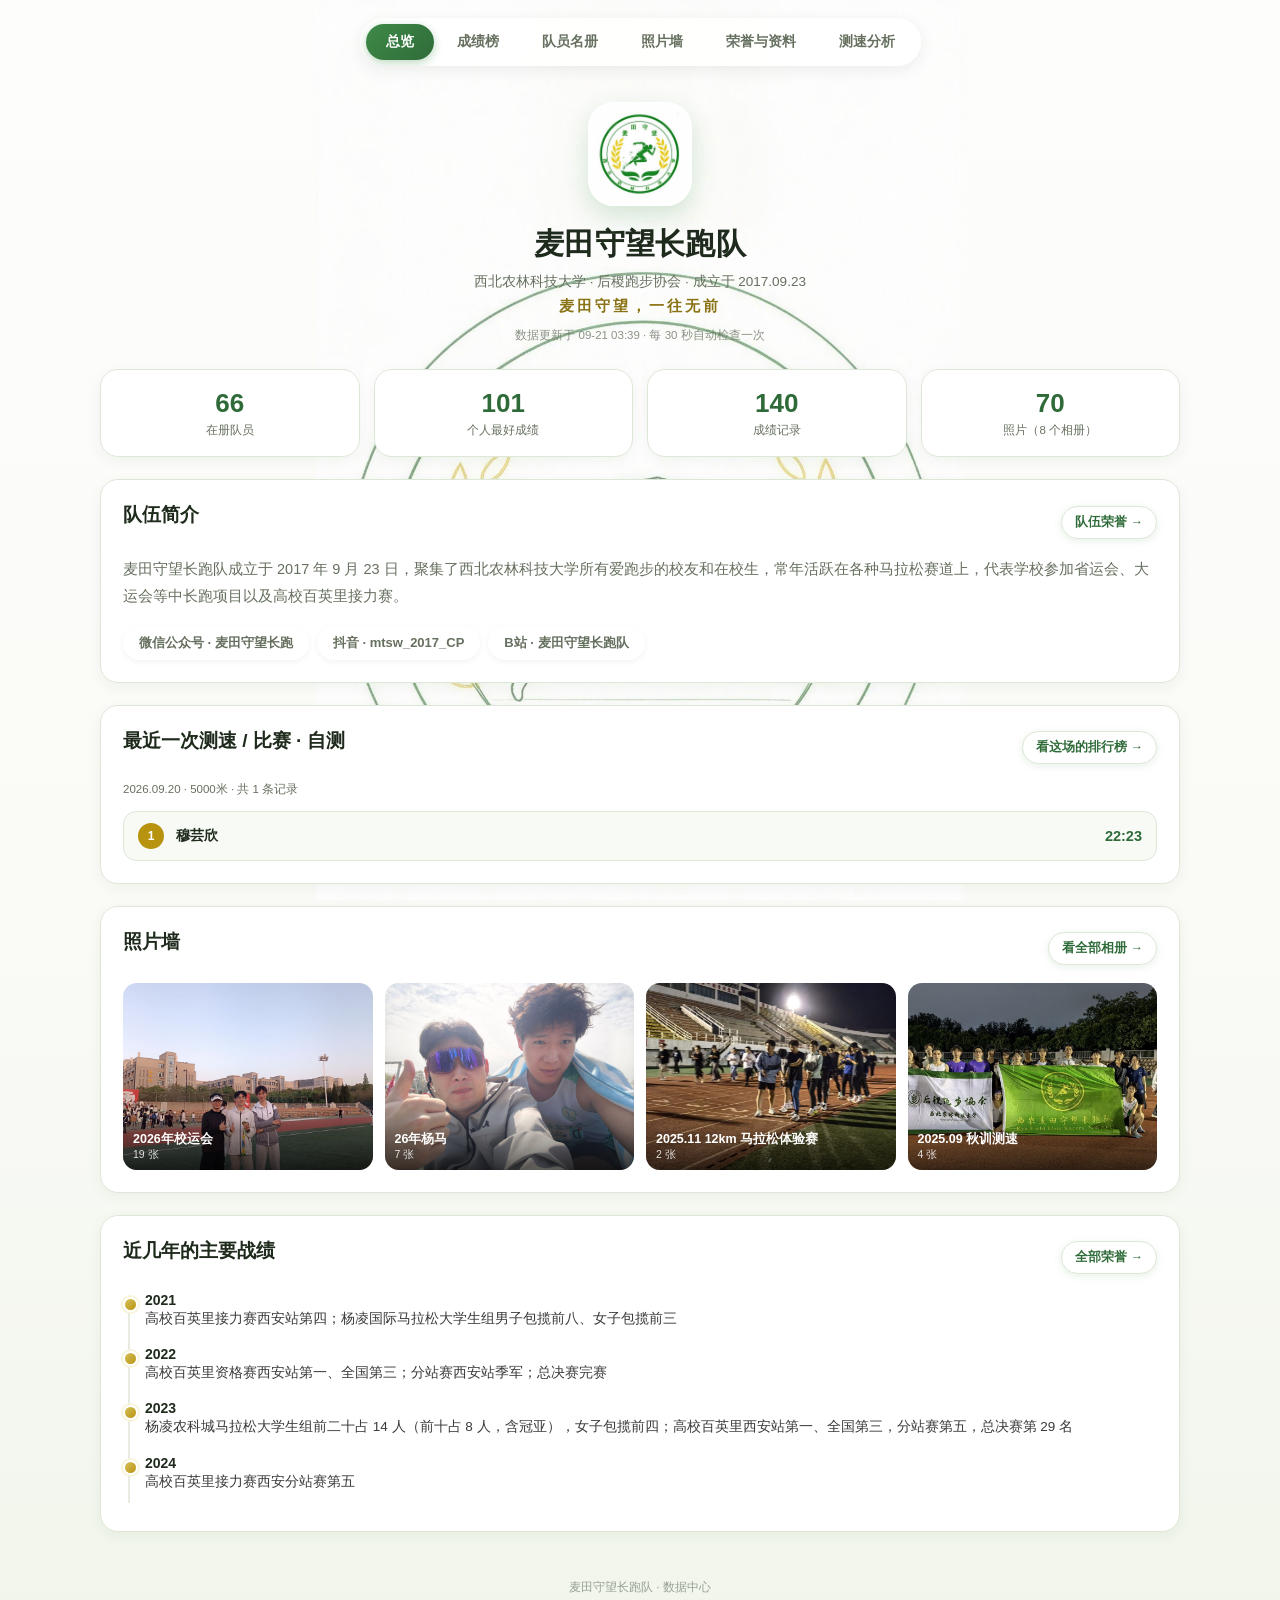
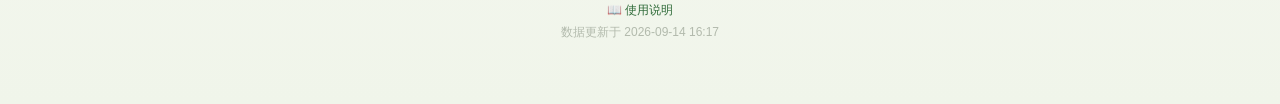
<file: index.html>
<!DOCTYPE html>
<html lang="zh-CN">
<head>
<meta charset="UTF-8">
<meta name="viewport" content="width=device-width, initial-scale=1.0">
<meta name="robots" content="noindex, nofollow">
<meta name="referrer" content="no-referrer">
<title>麦田守望长跑队</title>
<link rel="icon" href="images/logo.jpg">
<link rel="stylesheet" href="assets/style.css">
</head>
<body>

<div class="nav" id="nav"></div>
<div class="wrap" id="page"></div>
<div class="toast" id="toast"></div>

<script>
/* 展示版：只读。数据和脚本都带时间戳加载，保证不会读到浏览器缓存的旧版本 */
window.APP_MODE = 'view';
window.APP_ROOT = '';
(function () {
  var R = window.APP_ROOT;
  var files = [R + 'data/team-data.js', R + 'images/photos.js', R + 'data/overrides.js'];
  var n = 0;
  function boot() {
    var a = document.createElement('script');
    a.src = R + 'assets/app.js?t=' + Date.now();
    document.head.appendChild(a);
  }
  files.forEach(function (f) {
    var s = document.createElement('script');
    s.src = f + '?t=' + Date.now();
    s.onload = s.onerror = function () { if (++n === files.length) boot(); };
    document.head.appendChild(s);
  });
})();
</script>
</body>
</html>
</file>
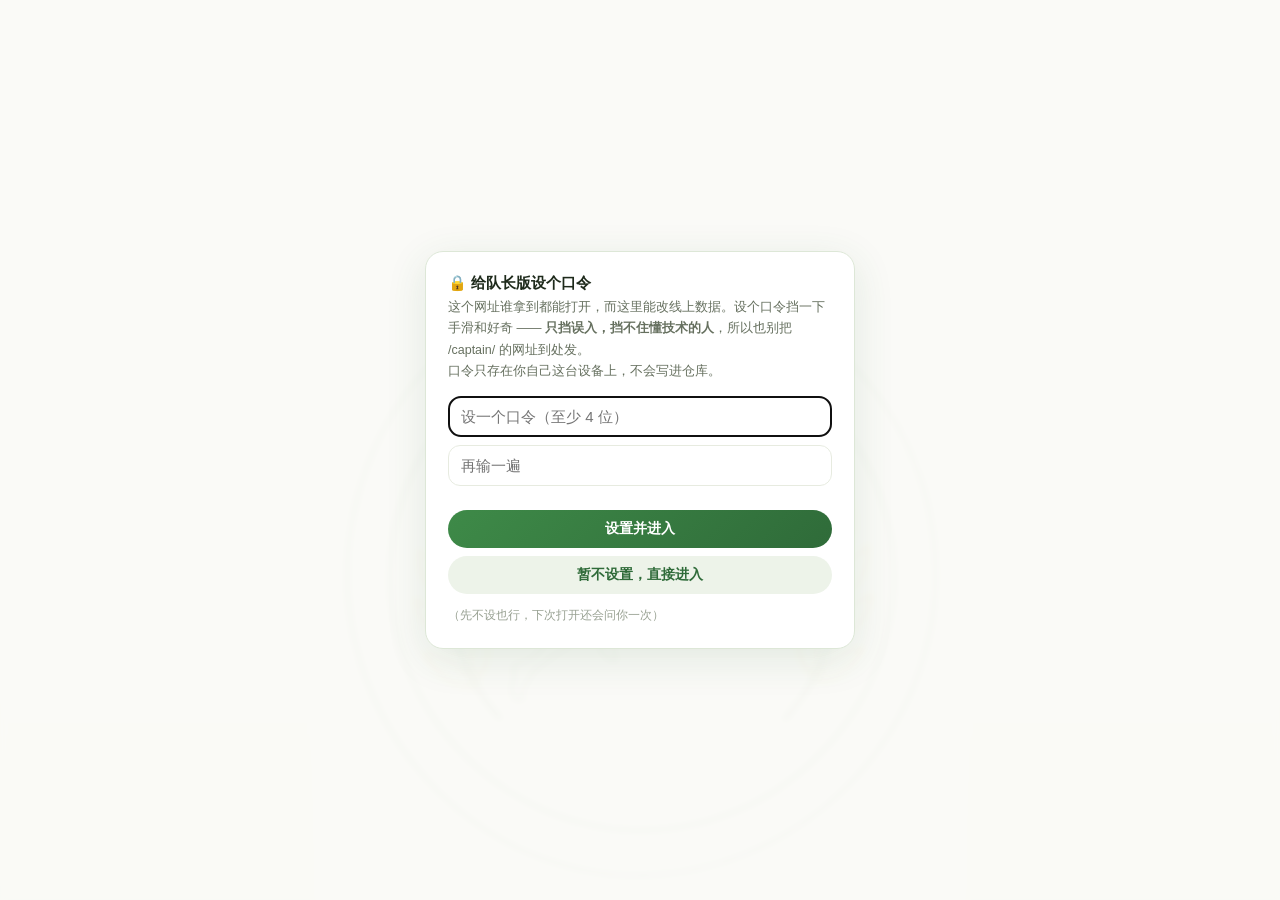
<file: captain/index.html>
<!DOCTYPE html>
<html lang="zh-CN">
<head>
<meta charset="UTF-8">
<meta name="viewport" content="width=device-width, initial-scale=1.0">
<meta name="robots" content="noindex, nofollow">
<meta name="referrer" content="no-referrer">
<title>麦田守望长跑队 · 队长版</title>
<link rel="icon" href="../images/logo.jpg">
<link rel="stylesheet" href="../assets/style.css?v=4">
<style>
/* 队长版口令门（见 assets/captain-lock.js）。放在队长版自己的页面里，
   不动公共样式表 —— 展示版和上报页完全看不到这段东西。 */
.mt-lock{position:fixed;inset:0;z-index:9999;display:none;align-items:center;justify-content:center;
  padding:20px;background:rgba(250,250,247,.94);backdrop-filter:blur(3px)}
.mt-lock .card{box-shadow:0 10px 40px rgba(47,107,57,.12)}
html.mt-locked body{overflow:hidden}
html.mt-locked .nav,html.mt-locked .wrap{visibility:hidden}
</style>
</head>
<body>

<div class="nav" id="nav"></div>
<div class="wrap" id="page"></div>
<div class="toast" id="toast"></div>

<div class="mt-lock" id="mtLockGate"><div class="card" style="max-width:430px;width:100%;padding:22px"><div id="mtLockBody"></div></div></div>

<script src="../assets/captain-lock.js"></script>
<script>
/* 队长版：批量导入、比赛成绩管理、照片上传、队伍信息修改、一键同步到线上 */
window.APP_MODE = 'captain';
window.APP_ROOT = '../';

/* 真正的启动入口。为什么改成一个函数：要先让「口令门」过一遍（见 assets/captain-lock.js）。
   没设口令 / 已过门 → captain-lock.js 立刻调用它，行为和以前一模一样。 */
window.__mtBootApp = function () {
  var R = window.APP_ROOT;
  var files = [R + 'assets/xlsx.full.min.js', R + 'data/team-data.js', R + 'images/photos.js', R + 'data/overrides.js'];
  var n = 0;
  function boot() {
    var a = document.createElement('script');
    a.src = R + 'assets/app.js?t=' + Date.now();
    a.onload = function () {
      // 待审台：app.js 就绪后再挂上审核层（独立文件，不修改 app.js）
      if (window.__mtInboxReview) return;
      var x = document.createElement('script');
      x.src = R + 'assets/inbox-review.js?t=' + Date.now();
      document.head.appendChild(x);
    };
    document.head.appendChild(a);
  }
  files.forEach(function (f) {
    var s = document.createElement('script');
    s.src = f + '?t=' + Date.now();
    s.onload = s.onerror = function () { if (++n === files.length) boot(); };
    document.head.appendChild(s);
  });
};
</script>
</body>
</html>
</file>
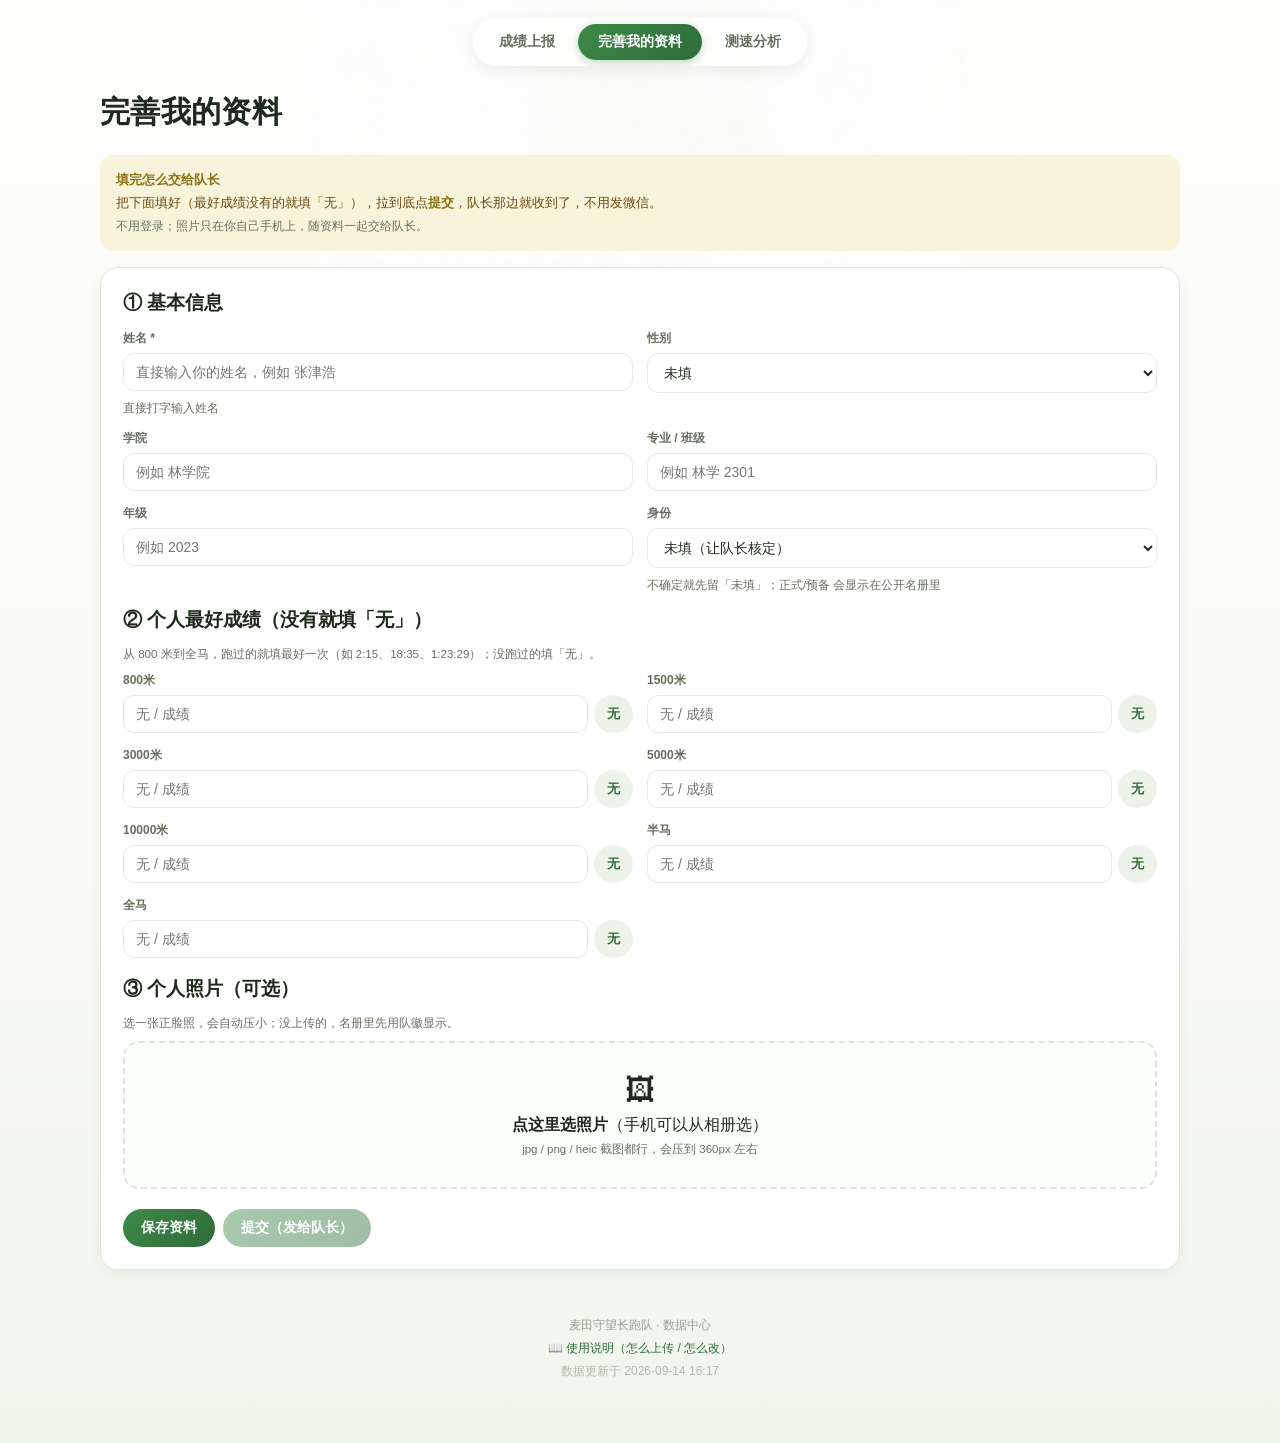
<file: report/index.html>
<!DOCTYPE html>
<html lang="zh-CN">
<head>
<meta charset="UTF-8">
<meta name="viewport" content="width=device-width, initial-scale=1.0">
<meta name="robots" content="noindex, nofollow">
<title>麦田守望长跑队 · 成绩上报</title>
<link rel="icon" href="../images/logo.jpg">
<link rel="stylesheet" href="../assets/style.css?v=4">
</head>
<body>

<div class="nav" id="nav"></div>
<div class="wrap" id="page"></div>
<div class="toast" id="toast"></div>

<script>
/* 成绩上报页：队员填成绩 → 复制文本 / 导出 CSV → 发给队长导入。不联网、不需要令牌。 */
window.APP_MODE = 'report';
window.APP_ROOT = '../';
(function () {
  var R = window.APP_ROOT;
  var files = [R + 'data/team-data.js', R + 'data/overrides.js'];
  var n = 0;
  function boot() {
    var a = document.createElement('script');
    a.src = R + 'assets/app.js?t=' + Date.now();
    document.head.appendChild(a);
  }
  files.forEach(function (f) {
    var s = document.createElement('script');
    s.src = f + '?t=' + Date.now();
    s.onload = s.onerror = function () { if (++n === files.length) boot(); };
    document.head.appendChild(s);
  });
})();
</script>
</body>
</html>
</file>
<file: assets/style.css>
:root{
  /* ===== 配色取自背景线条画（即梦生成 · 队徽线稿版）=====
     线条核心色：绿 #1F461F→#2D542D、金 #BCA944；画面底色 #FAFAF8
     整体走"柔和鼠尾草绿 + 古金"，白底低对比             */
  --green:#2F6B39;        /* 主绿：按钮、链接、数字、选中态（白底对比 5.4:1） */
  --green-2:#3E8A48;      /* 亮绿：渐变上端 */
  --green-3:#7FA786;      /* 中绿：次级线条、名次圆标 */
  --green-soft:#EDF3E9;   /* 浅绿底：徽章、悬停 */
  --green-line:#DDE7D7;   /* 卡片描边 */
  --wheat:#8A7314;        /* 深金：金色文字（白底 5.1:1） */
  --wheat-bright:#D6C05A; /* 亮金：奖牌、强调底、时间轴圆点 */
  --wheat-soft:#F8F4DC;   /* 浅金底：提示条 */
  --bg:#FAFAF7; --card:#ffffff; --t1:#1E2A1B; --t2:#66705F; --t3:#98A192;
  --line:#E7EBE0;
  --field:#2F6B39; --blue:#4C7A6B; --red:#C0392B; --orange:#D08A2A;
  --gold:#B8930F; --silver:#9AA79C; --bronze:#A9762F;
  --r:18px; --shadow:0 4px 14px rgba(47,107,57,.06);
}
*{box-sizing:border-box}
html,body{margin:0;padding:0}
html{background:linear-gradient(#FDFDFB 0%, #FAFAF7 55%, #F0F5EA 100%)}
body{
  font-family:-apple-system,BlinkMacSystemFont,"SF Pro Text","PingFang SC","Microsoft YaHei",Arial,sans-serif;
  background:transparent; color:var(--t1); -webkit-font-smoothing:antialiased;
  padding:18px 18px 60px; display:flex; flex-direction:column; align-items:center; min-height:100vh;
}
/* 背景图：即梦生成的队徽线条画（bg_ai_soft.jpg = 线条柔化 45% 版，另存 bg_ai.jpg 原强度）
   手机：铺满(cover) 锚在底部 —— 环线在卡片边距里若隐若现
   电脑：整幅等比居中(contain) —— 宽屏不会把圆环裁掉
   换图只改下面的文件名即可 */
body::before{
  content:''; position:fixed; inset:0; z-index:-1; pointer-events:none;
  background-image:url('../images/bg_ai_soft.jpg');
  background-repeat:no-repeat;
  background-position:center bottom;
  background-size:cover;
}
@media(min-width:721px){
  body::before{background-position:center center; background-size:contain}
}
a{color:var(--green);text-decoration:none}
img{max-width:100%}

/* ---------- 顶部导航 ---------- */
.nav{
  background:rgba(255,255,255,.82); backdrop-filter:saturate(180%) blur(20px);
  padding:6px; border-radius:99px; display:flex; gap:3px; margin-bottom:26px;
  box-shadow:0 4px 16px rgba(0,0,0,.07); position:sticky; top:14px; z-index:60;
  max-width:100%; overflow-x:auto; scrollbar-width:none;
}
.nav::-webkit-scrollbar{display:none}
.nav-item{
  padding:9px 20px; border-radius:99px; cursor:pointer; font-size:14px; font-weight:600;
  color:var(--t2); transition:.22s; white-space:nowrap; user-select:none;
}
.nav-item:hover{color:var(--t1)}
.nav-item.active{background:linear-gradient(135deg,var(--green-2),var(--green)); color:#fff; box-shadow:0 3px 10px rgba(20,120,31,.28)}

.wrap{width:100%; max-width:1080px}
.page{display:none}
.page.active{display:block; animation:fade .35s ease}
@keyframes fade{from{opacity:0;transform:translateY(10px)}to{opacity:1;transform:none}}

/* ---------- 通用组件 ---------- */
.card{background:var(--card); border-radius:var(--r); box-shadow:var(--shadow); padding:22px; border:1px solid var(--green-line)}
h1{font-size:30px;margin:0 0 8px;font-weight:700;letter-spacing:.3px}
h2{font-size:19px;margin:0 0 14px;font-weight:700}
h3{font-size:15px;margin:0 0 10px;font-weight:700}
.sub{color:var(--t2);font-size:13.5px;margin:0}
.sec{margin-bottom:22px}
.sec-head{display:flex;align-items:center;justify-content:space-between;gap:12px;margin-bottom:14px;flex-wrap:wrap}
.muted{color:var(--t2)}
.tiny{font-size:11.5px;color:var(--t2)}
.btn{
  border:0; font-family:inherit; font-size:13.5px; font-weight:600; padding:10px 18px;
  border-radius:99px; cursor:pointer; background:linear-gradient(135deg,var(--green-2),var(--green)); color:#fff; transition:.2s;
}
.btn:hover{filter:brightness(1.06); transform:translateY(-1px)}
.btn.ghost{background:#fff; color:var(--green); box-shadow:0 2px 8px rgba(20,120,31,.1); border:1px solid var(--green-line)}
.btn.ghost:hover{color:var(--green-2); background:var(--green-soft)}
.btn.flat{background:var(--green-soft);color:var(--green);box-shadow:none}
.btn.danger{background:#fff;color:var(--red);box-shadow:0 2px 8px rgba(0,0,0,.07)}
.btn.sm{padding:7px 13px;font-size:12.5px}
.btn[disabled]{opacity:.45;cursor:not-allowed;transform:none}
input,select,textarea{font-family:inherit;font-size:14px;color:var(--t1)}
.field{display:flex;flex-direction:column;gap:6px}
.field label{font-size:12px;font-weight:600;color:var(--t2)}
.field input,.field select{
  padding:10px 12px;border:1px solid var(--line);border-radius:11px;background:#fff;outline:none;width:100%;
}
.field input:focus,.field select:focus{border-color:var(--green-2);box-shadow:0 0 0 3px rgba(23,133,34,.14)}
.grid2{display:grid;grid-template-columns:1fr 1fr;gap:14px}
.grid3{display:grid;grid-template-columns:repeat(3,1fr);gap:14px}
@media(max-width:720px){.grid2,.grid3{grid-template-columns:1fr}}

/* 胶囊筛选条 */
.chips{display:flex;gap:8px;flex-wrap:wrap;align-items:center}
.chip{
  padding:7px 15px;border-radius:99px;background:#fff;font-size:13px;font-weight:600;color:var(--t2);
  cursor:pointer;box-shadow:0 2px 6px rgba(0,0,0,.05);transition:.2s;user-select:none;border:1px solid transparent;
}
.chip:hover{color:var(--t1)}
.chip.active{background:linear-gradient(135deg,var(--green-2),var(--green));color:#fff}
.chip .n{opacity:.7;font-weight:500;margin-left:4px}
.toolbar{display:flex;gap:10px;flex-wrap:wrap;align-items:center;margin-bottom:16px}
.toolbar input[type=search]{
  padding:9px 14px;border:1px solid var(--line);border-radius:99px;outline:none;min-width:170px;background:#fff;
}
.toolbar input[type=search]:focus{border-color:var(--green-2); box-shadow:0 0 0 3px rgba(23,133,34,.12)}

/* ---------- 总览 ---------- */
.hero{text-align:center;padding:10px 0 4px}
.hero img.logo{width:104px;height:104px;border-radius:26px;object-fit:cover;box-shadow:0 10px 26px rgba(20,120,31,.18);margin-bottom:14px;background:#fff;border:3px solid #fff}
.hero .slogan{font-size:15px;color:var(--wheat);font-weight:700;letter-spacing:3px;margin-top:6px}
.stats-row{display:grid;grid-template-columns:repeat(4,1fr);gap:14px;margin:22px 0}
@media(max-width:720px){.stats-row{grid-template-columns:repeat(2,1fr)}}
.stat-card{background:#fff;border-radius:var(--r);padding:18px;text-align:center;box-shadow:var(--shadow);border:1px solid var(--green-line)}
.stat-card .v{font-size:26px;font-weight:700;font-variant-numeric:tabular-nums;color:var(--green)}
.stat-card .k{font-size:11.5px;color:var(--t2);margin-top:4px}
.timeline{position:relative;padding-left:22px}
.timeline:before{content:"";position:absolute;left:5px;top:6px;bottom:6px;width:2px;background:var(--line)}
.tl-item{position:relative;padding:0 0 16px}
.tl-item:before{content:"";position:absolute;left:-22px;top:5px;width:11px;height:11px;border-radius:50%;background:linear-gradient(135deg,var(--wheat-bright),var(--gold));border:2px solid #fff;box-shadow:0 0 0 2px var(--wheat-soft)}
.tl-year{font-weight:700;font-size:14px}
.tl-text{font-size:13.5px;color:#3a3a3c;line-height:1.65}
.best-list{display:flex;flex-direction:column;gap:10px}
.best-row{display:flex;align-items:center;gap:12px;padding:11px 14px;background:#F7FAF5;border-radius:13px;border:1px solid var(--green-line)}
.best-row .medal{width:26px;height:26px;border-radius:50%;display:flex;align-items:center;justify-content:center;font-size:12px;font-weight:700;color:#fff;background:var(--green-3);flex:0 0 auto}
.best-row .medal.g1{background:var(--gold)}.best-row .medal.g2{background:var(--silver)}.best-row .medal.g3{background:var(--bronze)}
.best-row .nm{font-weight:600;font-size:14px;flex:1;min-width:0;overflow:hidden;text-overflow:ellipsis;white-space:nowrap}
.best-row .tm{font-variant-numeric:tabular-nums;font-weight:700;font-size:14.5px;color:var(--green)}

/* ---------- 表格 ---------- */
.tbl-wrap{background:#fff;border-radius:var(--r);box-shadow:var(--shadow);overflow:auto}
table.tbl{width:100%;border-collapse:collapse;font-size:14px;min-width:560px}
table.tbl th{
  text-align:left;font-size:11.5px;font-weight:700;color:var(--t2);letter-spacing:.5px;
  padding:13px 14px;border-bottom:1px solid var(--line);position:sticky;top:0;background:#fff;z-index:2;
  cursor:pointer;user-select:none;white-space:nowrap;
}
table.tbl th.no-sort{cursor:default}
table.tbl td{padding:11px 14px;border-bottom:1px solid #F0F5ED;vertical-align:middle}
table.tbl tr:last-child td{border-bottom:0}
table.tbl tbody tr:hover{background:#F6FAF4}
/* 比赛榜里「我自己」那一行：淡金底 + 左侧金条，一眼就能找到自己 */
table.tbl tbody tr.me-row{background:var(--wheat-soft)}
table.tbl tbody tr.me-row:hover{background:#F4EECB}
table.tbl tbody tr.me-row td:first-child{box-shadow:inset 3px 0 0 var(--wheat-bright)}
.rank{font-variant-numeric:tabular-nums;font-weight:700;color:var(--t2);width:44px}
.rank.top1{color:var(--gold)}.rank.top2{color:var(--silver)}.rank.top3{color:var(--bronze)}
.tm{font-variant-numeric:tabular-nums;font-weight:700;color:var(--green)}
.pace{color:var(--t2);font-variant-numeric:tabular-nums;font-size:13px}
.tagbadge{display:inline-block;padding:2px 8px;border-radius:7px;font-size:11px;font-weight:600;background:#F1F5EF;color:var(--t2);margin-right:4px}
.tagbadge.wheat{background:var(--wheat-soft);color:#7A6100}
.tagbadge.green{background:var(--green-soft);color:var(--green)}
.tagbadge.local{background:#e7f0fd;color:var(--blue)}
.sex-b{font-size:11px;color:var(--t2)}
.empty{padding:34px;text-align:center;color:var(--t2);font-size:14px}

/* ---------- 卡片网格 ---------- */
.grid-cards{display:grid;grid-template-columns:repeat(auto-fill,minmax(250px,1fr));gap:14px}
.pcard{background:#fff;border-radius:var(--r);padding:17px;box-shadow:var(--shadow);transition:.22s;border:1px solid var(--green-line)}
.pcard:hover{transform:translateY(-2px);box-shadow:0 12px 26px rgba(20,120,31,.14);border-color:var(--green-3)}
.pcard .nm{font-size:16px;font-weight:700}
.pcard .meta{font-size:12px;color:var(--t2);margin-top:3px}
.pcard .pb{margin-top:11px;padding-top:11px;border-top:1px solid var(--line);font-size:12.5px;display:flex;flex-direction:column;gap:5px}
.pcard .pb div{display:flex;justify-content:space-between}
.pcard .pb b{font-variant-numeric:tabular-nums;color:var(--green)}

/* ---------- 照片墙 ---------- */
.pgrid{display:grid;grid-template-columns:repeat(auto-fill,minmax(210px,1fr));gap:12px}
.pitem{position:relative;border-radius:14px;overflow:hidden;cursor:zoom-in;background:#E8F1E4;aspect-ratio:4/3}
.pitem img{width:100%;height:100%;object-fit:cover;display:block;transition:.35s}
.pitem:hover img{transform:scale(1.05)}
.pitem .cap{
  position:absolute;left:0;right:0;bottom:0;padding:22px 11px 9px;color:#fff;font-size:12px;font-weight:600;
  background:linear-gradient(transparent,rgba(0,0,0,.62));
}
.lightbox{position:fixed;inset:0;background:rgba(0,0,0,.9);display:none;align-items:center;justify-content:center;z-index:200;padding:24px}
.lightbox.on{display:flex}
.lightbox img{max-width:94vw;max-height:82vh;border-radius:10px}
.lightbox .lb-cap{color:#fff;text-align:center;font-size:13px;margin-top:12px;opacity:.85}
.lightbox .lb-close{position:absolute;top:16px;right:22px;color:#fff;font-size:30px;cursor:pointer;line-height:1;opacity:.8}
.lightbox .lb-nav{position:absolute;top:50%;transform:translateY(-50%);color:#fff;font-size:40px;cursor:pointer;opacity:.7;user-select:none;padding:0 14px}
.lightbox .lb-nav.prev{left:6px}.lightbox .lb-nav.next{right:6px}

/* ---------- 上传 ---------- */
.drop{
  border:2px dashed var(--green-line);border-radius:16px;padding:30px 20px;text-align:center;background:#FCFEFB;
  transition:.2s;cursor:pointer;
}
.drop:hover,.drop.over{border-color:var(--green-2);background:var(--green-soft)}
.drop .big{font-size:30px;margin-bottom:8px}
.drop b{font-weight:700}
.map-grid{display:grid;grid-template-columns:repeat(auto-fill,minmax(170px,1fr));gap:12px;margin:16px 0}
.preview{max-height:250px;overflow:auto;border:1px solid var(--line);border-radius:12px}
.notice{background:var(--wheat-soft);border-radius:13px;padding:14px 16px;font-size:13px;line-height:1.7;color:#6b4a10}
.notice b{color:var(--wheat)}
.warnbar{background:#fff4f4;color:#c0392b;border-radius:12px;padding:11px 14px;font-size:13px;margin-bottom:14px}

/* ---------- toast ---------- */
.toast{
  position:fixed;left:50%;bottom:34px;transform:translate(-50%,20px);background:#1d1d1f;color:#fff;
  padding:12px 22px;border-radius:99px;font-size:13.5px;font-weight:600;opacity:0;pointer-events:none;
  transition:.28s;z-index:300;box-shadow:0 10px 30px rgba(0,0,0,.25);
}
.toast.on{opacity:1;transform:translate(-50%,0)}

/* ---------- 相册 ---------- */
.albgrid{display:grid;grid-template-columns:repeat(auto-fill,minmax(260px,1fr));gap:14px}
.alb{position:relative;border-radius:16px;overflow:hidden;cursor:pointer;aspect-ratio:16/10;background:#e9e9ec;box-shadow:var(--shadow)}
.alb img{width:100%;height:100%;object-fit:cover;display:block;transition:.4s}
.alb:hover img{transform:scale(1.06)}
.alb-m{position:absolute;left:0;right:0;bottom:0;padding:26px 14px 12px;color:#fff;
  background:linear-gradient(transparent,rgba(0,0,0,.72))}
.alb-m .n{font-size:16px;font-weight:700}
.alb-m .c{font-size:11.5px;opacity:.85;margin-top:2px}
.albrow{display:grid;grid-template-columns:repeat(auto-fill,minmax(200px,1fr));gap:12px}
.albmini{position:relative;border-radius:14px;overflow:hidden;cursor:pointer;aspect-ratio:4/3;background:#e9e9ec}
.albmini img{width:100%;height:100%;object-fit:cover;display:block;transition:.35s}
.albmini:hover img{transform:scale(1.05)}
.albmini-m{position:absolute;left:0;right:0;bottom:0;padding:18px 10px 8px;color:#fff;
  background:linear-gradient(transparent,rgba(0,0,0,.65))}
.albmini-m .n{font-size:12.5px;font-weight:700}
.albmini-m .c{font-size:10.5px;opacity:.85}

/* ---------- 管理表单 ---------- */
.sel,.inp-inline{padding:9px 12px;border:1px solid var(--line);border-radius:99px;background:#fff;outline:none;font-family:inherit;font-size:13.5px}
textarea.ta{width:100%;padding:11px 13px;border:1px solid var(--line);border-radius:12px;background:#fff;
  outline:none;font-family:inherit;font-size:14px;line-height:1.7;resize:vertical}
textarea.ta:focus,.sel:focus,.inp-inline:focus{border-color:var(--wheat);box-shadow:0 0 0 3px rgba(200,135,27,.13)}
.rowline{display:flex;gap:8px;margin-bottom:10px;align-items:center}
.rowline .row-year{width:78px;padding:9px 11px;border:1px solid var(--line);border-radius:10px;font-family:inherit;font-size:13.5px}
.rowline .row-text{flex:1;padding:9px 11px;border:1px solid var(--line);border-radius:10px;font-family:inherit;font-size:13.5px}
.mgrid{display:grid;grid-template-columns:repeat(auto-fill,minmax(330px,1fr));gap:12px}
.mrow{border:1px solid var(--line);border-radius:13px;padding:12px}
.mrow-h{display:flex;align-items:center;gap:8px;margin-bottom:8px}
.mrow-f{display:flex;flex-wrap:wrap;gap:6px}
.mrow-f input,.mrow-f select{padding:7px 10px;border:1px solid var(--line);border-radius:9px;font-family:inherit;
  font-size:12.5px;min-width:0;flex:1 1 84px;background:#fff}
.mrow-f .w60{flex:0 0 62px}
.preview{max-height:260px;overflow:auto;border:1px solid var(--line);border-radius:12px;margin-top:12px}
.map-grid{display:grid;grid-template-columns:repeat(auto-fill,minmax(170px,1fr));gap:12px;margin:14px 0}
.notice{background:var(--wheat-soft);border-radius:13px;padding:14px 16px;font-size:13px;line-height:1.75;color:#6b4a10}
.notice b{color:var(--wheat)}
.notice code{background:#fff;padding:1px 6px;border-radius:6px;font-size:12px}

/* ---------- 灯箱 ---------- */
.lightbox{position:fixed;inset:0;background:rgba(0,0,0,.92);display:none;align-items:center;justify-content:center;z-index:200;padding:20px}
.lightbox.on{display:flex}
.lightbox img{max-width:94vw;max-height:80vh;border-radius:10px}
.lb-cap{color:#fff;text-align:center;font-size:13px;margin-top:12px;opacity:.85}
.lb-close{position:absolute;top:14px;right:20px;color:#fff;font-size:30px;cursor:pointer;line-height:1;opacity:.75}
.lb-nav{position:absolute;top:50%;transform:translateY(-50%);color:#fff;font-size:40px;cursor:pointer;opacity:.6;user-select:none;padding:0 12px}


/* 榜单里按项目分组的小标题行 */
table.tbl tbody tr.grp td{background:#faf7f0;font-weight:700;color:var(--wheat);font-size:12.5px;
  letter-spacing:.5px;padding:8px 12px}

.foot{margin-top:44px;text-align:center;font-size:12px;color:var(--t3);line-height:1.9}

/* ---------- 手机适配 ---------- */
.hide-sm{display:table-cell}
@media (max-width:640px){
  html{-webkit-text-size-adjust:100%}
  body{padding:12px 12px 44px}
  .nav{flex-wrap:wrap;justify-content:center;border-radius:22px;padding:5px;gap:2px;top:8px;margin-bottom:18px}
  .nav-item{padding:8px 12px;font-size:12.5px}
  h1{font-size:23px}
  h2{font-size:17px}
  .hero img.logo{width:84px;height:84px;border-radius:22px}
  .hero .slogan{font-size:13px;letter-spacing:2px}
  .card{padding:16px}
  .stats-row{gap:10px;margin:16px 0}
  .stat-card{padding:13px}
  .stat-card .v{font-size:21px}
  .sec-head{flex-direction:column;align-items:flex-start;gap:8px}
  .toolbar{gap:8px}
  .toolbar input[type=search]{flex:1 1 130px;min-width:0}
  .grid-cards{grid-template-columns:1fr}
  .pgrid{grid-template-columns:repeat(2,1fr);gap:8px}
  .pitem .cap{font-size:11px;padding:16px 8px 7px}
  .albgrid{grid-template-columns:1fr}
  .albrow{grid-template-columns:1fr 1fr;gap:8px}
  .hide-sm{display:none}
  table.tbl{min-width:0;font-size:13px}
  table.tbl th{padding:10px 8px}
  table.tbl td{padding:10px 8px}
  .tbl-wrap{border-radius:14px}
  .map-grid{grid-template-columns:1fr 1fr}
  .mgrid{grid-template-columns:1fr}
  .lightbox .lb-nav{font-size:32px;padding:0 4px}
  .drop{padding:20px 12px}
  .best-row{padding:10px 12px}
  .toast{font-size:13px;bottom:20px}
  .rowline .row-year{width:64px}
  .mrow-f input,.mrow-f select{flex:1 1 100%}
  .mrow-f .w60{flex:0 0 78px}
}

/* ------------------------------------------------ 赛事列表 / 队员头像 */

.comp-list { margin-top: 8px; }
.comp-row {
  display: flex; align-items: center; justify-content: space-between; gap: 12px;
  background: var(--card); border: 1px solid var(--line); border-radius: 16px;
  padding: 14px 18px; margin-bottom: 10px; cursor: pointer;
  transition: box-shadow .18s, transform .18s, border-color .18s;
}
.comp-row:hover { box-shadow: 0 8px 22px rgba(20,120,31,.10); border-color: var(--green-line); }
.comp-row .t { font-size: 15px; color: var(--t1); }
.comp-row .r { color: var(--green); font-weight: 700; font-size: 17px; white-space: nowrap; }
.comp-row .r .u { font-size: 12px; font-weight: 400; color: var(--t3); margin-left: 2px; }
.avatar {
  width: 46px; height: 46px; border-radius: 50%; object-fit: cover;
  background: var(--green-soft); border: 1px solid var(--green-line); flex: 0 0 auto;
}
.pcard .head-row { display: flex; align-items: center; gap: 12px; margin-bottom: 6px; }
.pcard .head-row .who { min-width: 0; }
.pcard .head-row .nm { margin-bottom: 2px; }
</file>
